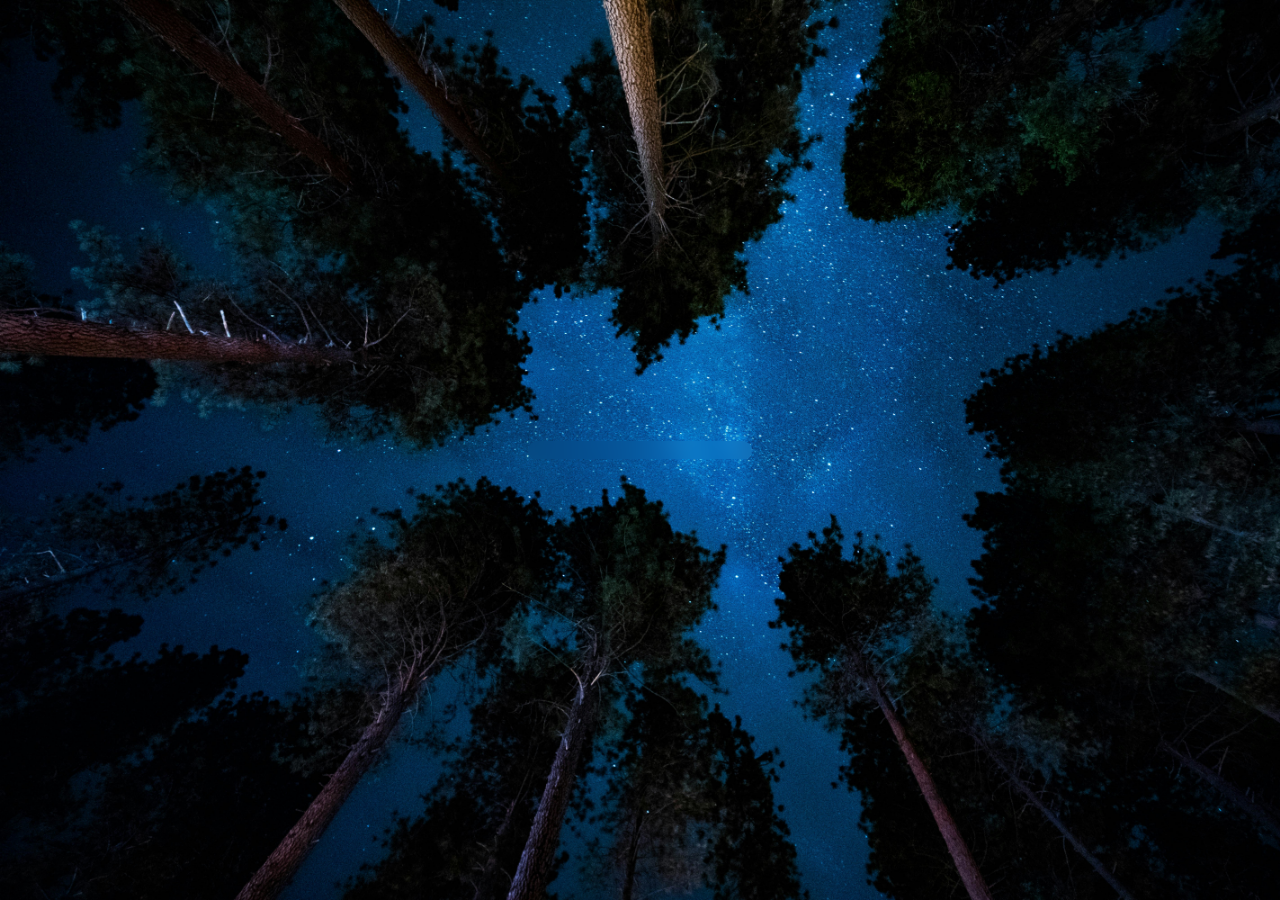
<file: index.html>
<!DOCTYPE html>
<html lang="en">

<head>
    <meta charset="UTF-8">
    <meta name="viewport" content="width=device-width, initial-scale=1.0">
    <link rel="stylesheet" href="main/main.css">
    <link rel="stylesheet" href="style.css">
    <title>Xeon calculator</title>
    <link rel="shortcut icon" href="icon.ico" type="image/x-icon">
</head>

<body>
    <div id="root">
        <div id="display"></div>
        <div id="key"></div>
    </div>
</body>
<script src="main/main.js" defer></script>
<script src="./style.js" defer></script>
<script src="index.js" defer></script>

</html>
</file>
<file: main/main.css>
* {
    margin: 0px;
    padding: 0px;
}

body {
    font-family: sans-serif;
    color: white;
    background-color: black;
}

button {
    border-radius: 0.15cm;
    padding: 0.25cm;
    color: rgb(0, 0, 0);
    border: none;
    background-color: white;
    outline: none;
}

.white-container-grad {
    background-color: white;
    color: black;
    padding: 0.25cm;
    border-radius: 0.15cm;
    margin: 10px;
    background-image: linear-gradient(57deg, #ffcdfc, rgb(181, 255, 212));
    width: 220px;
}

.white-container {
    background-color: white;
    color: black;
    padding: 0.25cm;
    border-radius: 0.15cm;
    margin: 10px;
    width: 220px;
    outline: none;
    border: none;
}

.blur {
    backdrop-filter: blur(25px);
    color: white;
    padding: 0.25cm;
    border-radius: 0.15cm;
    margin: 10px;
}

.input-txt::placeholder {
    color: white;
}
</file>
<file: style.css>
body {
    color: white;
    display: flex;
    justify-content: center;
    align-items: center;
    min-height: 100vh;
    font-family: monospace;
}
</file>
